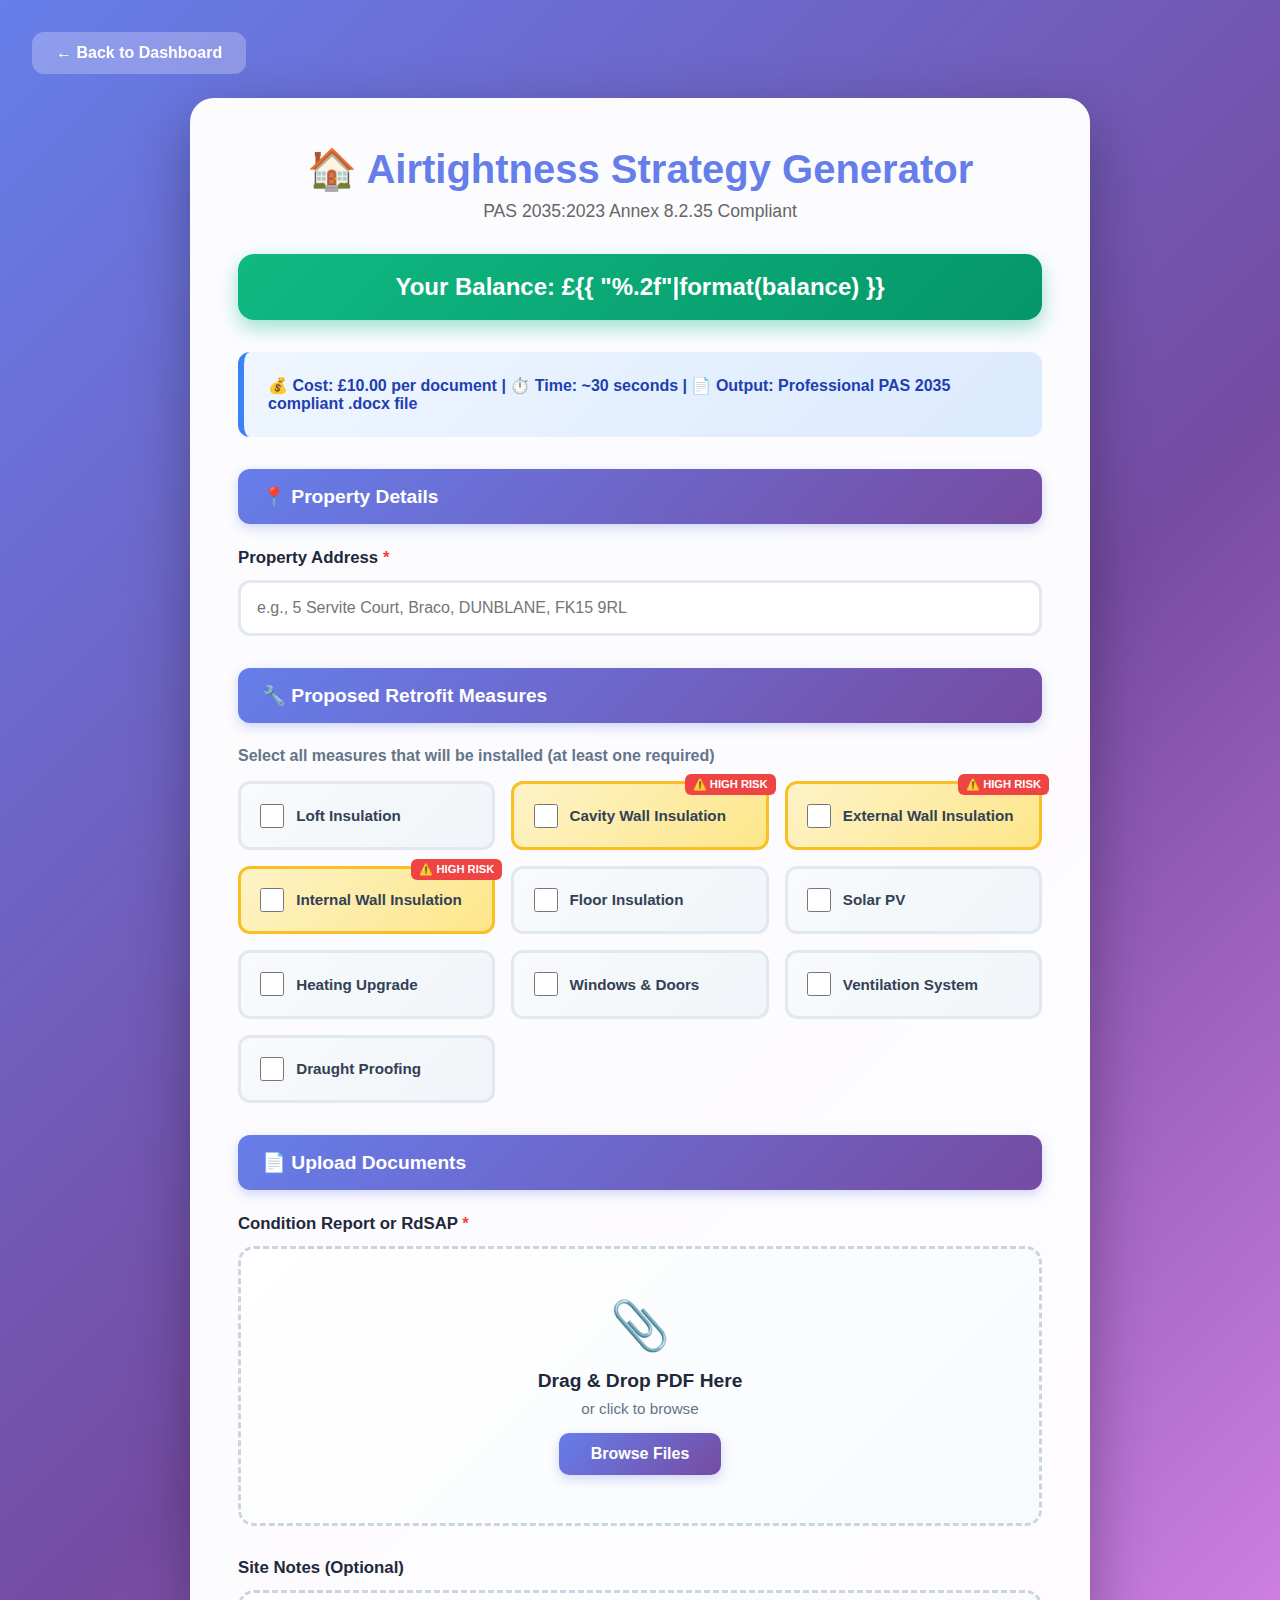
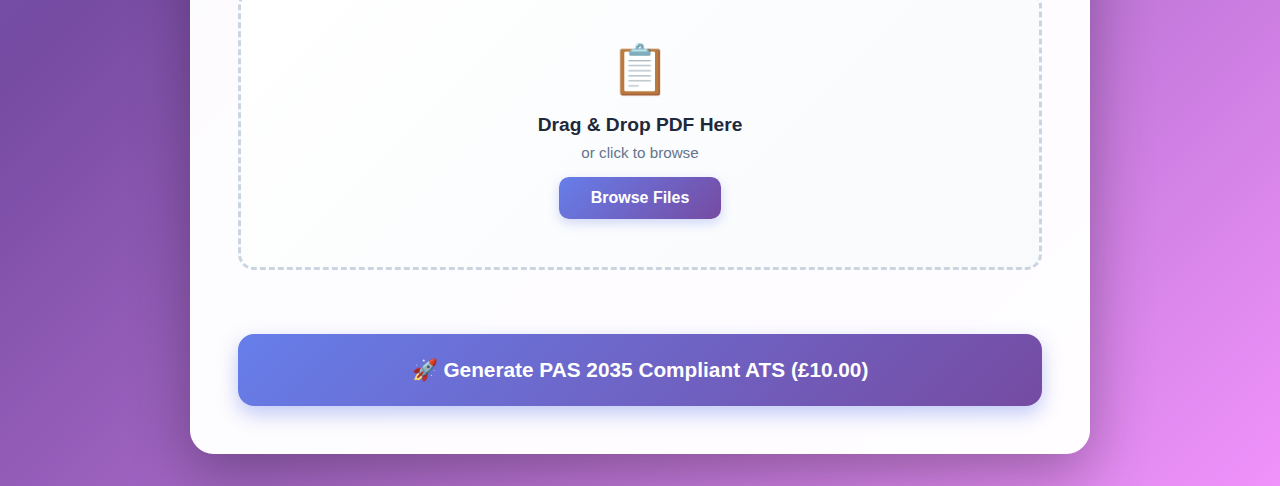
<file: templates/ats_generator.html>
<!DOCTYPE html>
<html lang="en">
<head>
    <meta charset="UTF-8">
    <meta name="viewport" content="width=device-width, initial-scale=1.0">
    <title>ATS Generator - AutoDate</title>
    <style>
        * { margin: 0; padding: 0; box-sizing: border-box; }
        
        body {
            font-family: 'Inter', -apple-system, BlinkMacSystemFont, 'Segoe UI', sans-serif;
            background: linear-gradient(135deg, #667eea 0%, #764ba2 50%, #f093fb 100%);
            min-height: 100vh;
            padding: 2rem;
        }
        
        .container {
            max-width: 900px;
            margin: 0 auto;
            background: rgba(255, 255, 255, 0.98);
            border-radius: 24px;
            padding: 3rem;
            box-shadow: 0 20px 60px rgba(0, 0, 0, 0.3);
        }
        
        h1 {
            color: #667eea;
            font-size: 2.5rem;
            margin-bottom: 0.5rem;
            text-align: center;
            font-weight: 800;
        }
        
        .subtitle {
            text-align: center;
            color: #666;
            margin-bottom: 2rem;
            font-size: 1.1rem;
            font-weight: 500;
        }
        
        .balance-badge {
            background: linear-gradient(135deg, #10b981 0%, #059669 100%);
            color: white;
            padding: 1.2rem 2rem;
            border-radius: 16px;
            text-align: center;
            font-size: 1.5rem;
            font-weight: 700;
            margin-bottom: 2rem;
            box-shadow: 0 8px 20px rgba(16, 185, 129, 0.4);
        }
        
        .section-header {
            background: linear-gradient(135deg, #667eea 0%, #764ba2 100%);
            color: white;
            padding: 1rem 1.5rem;
            border-radius: 12px;
            margin-bottom: 1.5rem;
            font-weight: 700;
            font-size: 1.2rem;
            box-shadow: 0 4px 12px rgba(102, 126, 234, 0.3);
        }
        
        .form-group {
            margin-bottom: 2rem;
        }
        
        label {
            display: block;
            font-weight: 700;
            color: #1e293b;
            margin-bottom: 0.75rem;
            font-size: 1.05rem;
        }
        
        input[type="text"] {
            width: 100%;
            padding: 1rem;
            border: 3px solid #e2e8f0;
            border-radius: 12px;
            font-size: 1rem;
            transition: all 0.3s ease;
            background: white;
        }
        
        input[type="text"]:focus {
            outline: none;
            border-color: #667eea;
            box-shadow: 0 0 0 4px rgba(102, 126, 234, 0.1);
        }
        
        .measures-grid {
            display: grid;
            grid-template-columns: repeat(auto-fit, minmax(220px, 1fr));
            gap: 1rem;
            margin-bottom: 2rem;
        }
        
        .measure-checkbox {
            display: flex;
            align-items: center;
            padding: 1.2rem;
            background: linear-gradient(135deg, #f8fafc 0%, #f1f5f9 100%);
            border: 3px solid #e2e8f0;
            border-radius: 12px;
            cursor: pointer;
            transition: all 0.3s ease;
            position: relative;
        }
        
        .measure-checkbox:hover {
            border-color: #667eea;
            background: linear-gradient(135deg, #eff6ff 0%, #dbeafe 100%);
            transform: translateY(-2px);
            box-shadow: 0 4px 12px rgba(102, 126, 234, 0.2);
        }
        
        .measure-checkbox.high-risk {
            border-color: #fbbf24;
            background: linear-gradient(135deg, #fef3c7 0%, #fde68a 100%);
        }
        
        .measure-checkbox.high-risk::after {
            content: "⚠️ HIGH RISK";
            position: absolute;
            top: -10px;
            right: -10px;
            background: #ef4444;
            color: white;
            padding: 0.25rem 0.5rem;
            border-radius: 6px;
            font-size: 0.7rem;
            font-weight: 700;
        }
        
        .measure-checkbox input[type="checkbox"] {
            margin-right: 0.75rem;
            width: 24px;
            height: 24px;
            cursor: pointer;
            accent-color: #667eea;
        }
        
        .measure-checkbox label {
            margin: 0;
            cursor: pointer;
            font-weight: 600;
            font-size: 0.95rem;
            color: #334155;
        }
        
        /* Beautiful Drag & Drop File Upload */
        .file-upload-container {
            margin-bottom: 2rem;
        }
        
        .file-upload-area {
            border: 3px dashed #cbd5e1;
            border-radius: 16px;
            padding: 3rem 2rem;
            text-align: center;
            background: linear-gradient(135deg, #ffffff 0%, #f8fafc 100%);
            transition: all 0.3s ease;
            cursor: pointer;
            position: relative;
        }
        
        .file-upload-area:hover {
            border-color: #667eea;
            background: linear-gradient(135deg, #eff6ff 0%, #dbeafe 100%);
            transform: scale(1.02);
        }
        
        .file-upload-area.dragover {
            border-color: #10b981;
            background: linear-gradient(135deg, #d1fae5 0%, #a7f3d0 100%);
            transform: scale(1.05);
            box-shadow: 0 8px 24px rgba(16, 185, 129, 0.3);
        }
        
        .file-upload-icon {
            font-size: 3rem;
            margin-bottom: 1rem;
        }
        
        .file-upload-text {
            font-size: 1.2rem;
            font-weight: 700;
            color: #1e293b;
            margin-bottom: 0.5rem;
        }
        
        .file-upload-subtext {
            color: #64748b;
            font-size: 0.95rem;
            margin-bottom: 1rem;
        }
        
        .file-name-display {
            margin-top: 1rem;
            padding: 0.75rem;
            background: #10b981;
            color: white;
            border-radius: 8px;
            font-weight: 600;
            display: none;
        }
        
        .file-name-display.active {
            display: block;
        }
        
        input[type="file"] {
            display: none;
        }
        
        .browse-btn {
            background: linear-gradient(135deg, #667eea 0%, #764ba2 100%);
            color: white;
            padding: 0.75rem 2rem;
            border: none;
            border-radius: 10px;
            cursor: pointer;
            font-weight: 700;
            font-size: 1rem;
            transition: all 0.3s ease;
            box-shadow: 0 4px 12px rgba(102, 126, 234, 0.3);
        }
        
        .browse-btn:hover {
            transform: translateY(-2px);
            box-shadow: 0 6px 20px rgba(102, 126, 234, 0.4);
        }
        
        .btn-primary {
            background: linear-gradient(135deg, #667eea 0%, #764ba2 100%);
            color: white;
            padding: 1.5rem 2rem;
            border: none;
            border-radius: 16px;
            font-size: 1.3rem;
            font-weight: 800;
            cursor: pointer;
            width: 100%;
            transition: all 0.3s ease;
            box-shadow: 0 8px 20px rgba(102, 126, 234, 0.4);
            margin-top: 2rem;
        }
        
        .btn-primary:hover {
            transform: translateY(-3px);
            box-shadow: 0 12px 30px rgba(102, 126, 234, 0.5);
        }
        
        .btn-primary:disabled {
            background: #94a3b8;
            cursor: not-allowed;
            transform: none;
        }
        
        .back-link {
            display: inline-block;
            margin-bottom: 1.5rem;
            color: white;
            text-decoration: none;
            font-weight: 700;
            padding: 0.75rem 1.5rem;
            background: rgba(255, 255, 255, 0.25);
            border-radius: 12px;
            transition: all 0.3s ease;
            backdrop-filter: blur(10px);
        }
        
        .back-link:hover {
            background: rgba(255, 255, 255, 0.35);
            transform: translateX(-5px);
        }
        
        .info-box {
            background: linear-gradient(135deg, #eff6ff 0%, #dbeafe 100%);
            border-left: 6px solid #3b82f6;
            padding: 1.5rem;
            border-radius: 12px;
            margin-bottom: 2rem;
            color: #1e40af;
            font-weight: 600;
        }
        
        .warning-box {
            background: linear-gradient(135deg, #fef3c7 0%, #fde68a 100%);
            border-left: 6px solid #f59e0b;
            padding: 1.5rem;
            border-radius: 12px;
            margin-top: 1rem;
            color: #92400e;
            font-weight: 600;
        }
        
        .required {
            color: #ef4444;
            font-weight: 800;
        }
    </style>
</head>
<body>
    <a href="/" class="back-link">← Back to Dashboard</a>
    
    <div class="container">
        <h1>🏠 Airtightness Strategy Generator</h1>
        <p class="subtitle">PAS 2035:2023 Annex 8.2.35 Compliant</p>
        
        <div class="balance-badge">
            Your Balance: £{{ "%.2f"|format(balance) }}
        </div>
        
        <div class="info-box">
            <strong>💰 Cost:</strong> £10.00 per document | 
            <strong>⏱️ Time:</strong> ~30 seconds | 
            <strong>📄 Output:</strong> Professional PAS 2035 compliant .docx file
        </div>
        
        <form action="/tool/ats-generator" method="post" enctype="multipart/form-data">
            
            <!-- Property Address -->
            <div class="section-header">📍 Property Details</div>
            <div class="form-group">
                <label>Property Address <span class="required">*</span></label>
                <input type="text" name="address" placeholder="e.g., 5 Servite Court, Braco, DUNBLANE, FK15 9RL" required>
            </div>
            
            <!-- Retrofit Measures -->
            <div class="section-header">🔧 Proposed Retrofit Measures</div>
            <p style="margin-bottom: 1rem; color: #64748b; font-weight: 600;">Select all measures that will be installed (at least one required)</p>
            
            <div class="measures-grid">
                <div class="measure-checkbox">
                    <input type="checkbox" name="measures" value="loft_insulation" id="loft">
                    <label for="loft">Loft Insulation</label>
                </div>
                <div class="measure-checkbox high-risk">
                    <input type="checkbox" name="measures" value="cavity_wall" id="cavity">
                    <label for="cavity">Cavity Wall Insulation</label>
                </div>
                <div class="measure-checkbox high-risk">
                    <input type="checkbox" name="measures" value="external_wall" id="ewi">
                    <label for="ewi">External Wall Insulation</label>
                </div>
                <div class="measure-checkbox high-risk">
                    <input type="checkbox" name="measures" value="internal_wall" id="iwi">
                    <label for="iwi">Internal Wall Insulation</label>
                </div>
                <div class="measure-checkbox">
                    <input type="checkbox" name="measures" value="floor_insulation" id="floor">
                    <label for="floor">Floor Insulation</label>
                </div>
                <div class="measure-checkbox">
                    <input type="checkbox" name="measures" value="solar_pv" id="solar">
                    <label for="solar">Solar PV</label>
                </div>
                <div class="measure-checkbox">
                    <input type="checkbox" name="measures" value="heating_upgrade" id="heating">
                    <label for="heating">Heating Upgrade</label>
                </div>
                <div class="measure-checkbox">
                    <input type="checkbox" name="measures" value="windows_doors" id="windows">
                    <label for="windows">Windows & Doors</label>
                </div>
                <div class="measure-checkbox">
                    <input type="checkbox" name="measures" value="ventilation" id="vent">
                    <label for="vent">Ventilation System</label>
                </div>
                <div class="measure-checkbox">
                    <input type="checkbox" name="measures" value="draught_proofing" id="draught">
                    <label for="draught">Draught Proofing</label>
                </div>
            </div>
            
            <div class="warning-box" id="highRiskWarning" style="display: none;">
                ⚠️ <strong>HIGH-RISK MEASURES SELECTED:</strong> You have selected measures that require MANDATORY post-installation airtightness testing per PAS 2035:2023. Test results must be sent to Brian McKevitt (Retrofit Coordinator).
            </div>
            
            <!-- Condition Report Upload -->
            <div class="section-header">📄 Upload Documents</div>
            
            <div class="file-upload-container">
                <label>Condition Report or RdSAP <span class="required">*</span></label>
                <div class="file-upload-area" id="dropZone1">
                    <div class="file-upload-icon">📎</div>
                    <div class="file-upload-text">Drag & Drop PDF Here</div>
                    <div class="file-upload-subtext">or click to browse</div>
                    <input type="file" name="cr_file" id="fileInput1" accept=".pdf" required>
                    <button type="button" class="browse-btn" onclick="document.getElementById('fileInput1').click()">
                        Browse Files
                    </button>
                    <div class="file-name-display" id="fileName1"></div>
                </div>
            </div>
            
            <!-- Site Notes Upload (Optional) -->
            <div class="file-upload-container">
                <label>Site Notes (Optional)</label>
                <div class="file-upload-area" id="dropZone2">
                    <div class="file-upload-icon">📋</div>
                    <div class="file-upload-text">Drag & Drop PDF Here</div>
                    <div class="file-upload-subtext">or click to browse</div>
                    <input type="file" name="site_notes_file" id="fileInput2" accept=".pdf">
                    <button type="button" class="browse-btn" onclick="document.getElementById('fileInput2').click()">
                        Browse Files
                    </button>
                    <div class="file-name-display" id="fileName2"></div>
                </div>
            </div>
            
            <button type="submit" class="btn-primary">
                🚀 Generate PAS 2035 Compliant ATS (£10.00)
            </button>
        </form>
    </div>
    
    <script>
        // High-risk measure detection
        const highRiskCheckboxes = ['cavity', 'ewi', 'iwi'];
        const warningBox = document.getElementById('highRiskWarning');
        
        function checkHighRisk() {
            const anyHighRiskChecked = highRiskCheckboxes.some(id => 
                document.getElementById(id).checked
            );
            warningBox.style.display = anyHighRiskChecked ? 'block' : 'none';
        }
        
        highRiskCheckboxes.forEach(id => {
            document.getElementById(id).addEventListener('change', checkHighRisk);
        });
        
        // Drag and drop for both upload zones
        setupDragDrop('dropZone1', 'fileInput1', 'fileName1');
        setupDragDrop('dropZone2', 'fileInput2', 'fileName2');
        
        function setupDragDrop(dropZoneId, fileInputId, fileNameId) {
            const dropZone = document.getElementById(dropZoneId);
            const fileInput = document.getElementById(fileInputId);
            const fileNameDisplay = document.getElementById(fileNameId);
            
            ['dragenter', 'dragover', 'dragleave', 'drop'].forEach(eventName => {
                dropZone.addEventListener(eventName, preventDefaults, false);
            });
            
            function preventDefaults(e) {
                e.preventDefault();
                e.stopPropagation();
            }
            
            ['dragenter', 'dragover'].forEach(eventName => {
                dropZone.addEventListener(eventName, () => {
                    dropZone.classList.add('dragover');
                }, false);
            });
            
            ['dragleave', 'drop'].forEach(eventName => {
                dropZone.addEventListener(eventName, () => {
                    dropZone.classList.remove('dragover');
                }, false);
            });
            
            dropZone.addEventListener('drop', function(e) {
                const dt = e.dataTransfer;
                const files = dt.files;
                
                if (files.length > 0) {
                    const file = files[0];
                    if (file.type === 'application/pdf') {
                        const dataTransfer = new DataTransfer();
                        dataTransfer.items.add(file);
                        fileInput.files = dataTransfer.files;
                        fileNameDisplay.textContent = `✅ ${file.name}`;
                        fileNameDisplay.classList.add('active');
                    } else {
                        alert('Please upload a PDF file');
                    }
                }
            }, false);
            
            fileInput.addEventListener('change', function(e) {
                if (this.files.length > 0) {
                    fileNameDisplay.textContent = `✅ ${this.files[0].name}`;
                    fileNameDisplay.classList.add('active');
                }
            });
        }
        
        // Form validation
        document.querySelector('form').addEventListener('submit', function(e) {
            const checkboxes = document.querySelectorAll('input[name="measures"]:checked');
            if (checkboxes.length === 0) {
                e.preventDefault();
                alert('Please select at least one retrofit measure');
            }
        });
    </script>
</body>
</html>
</file>
